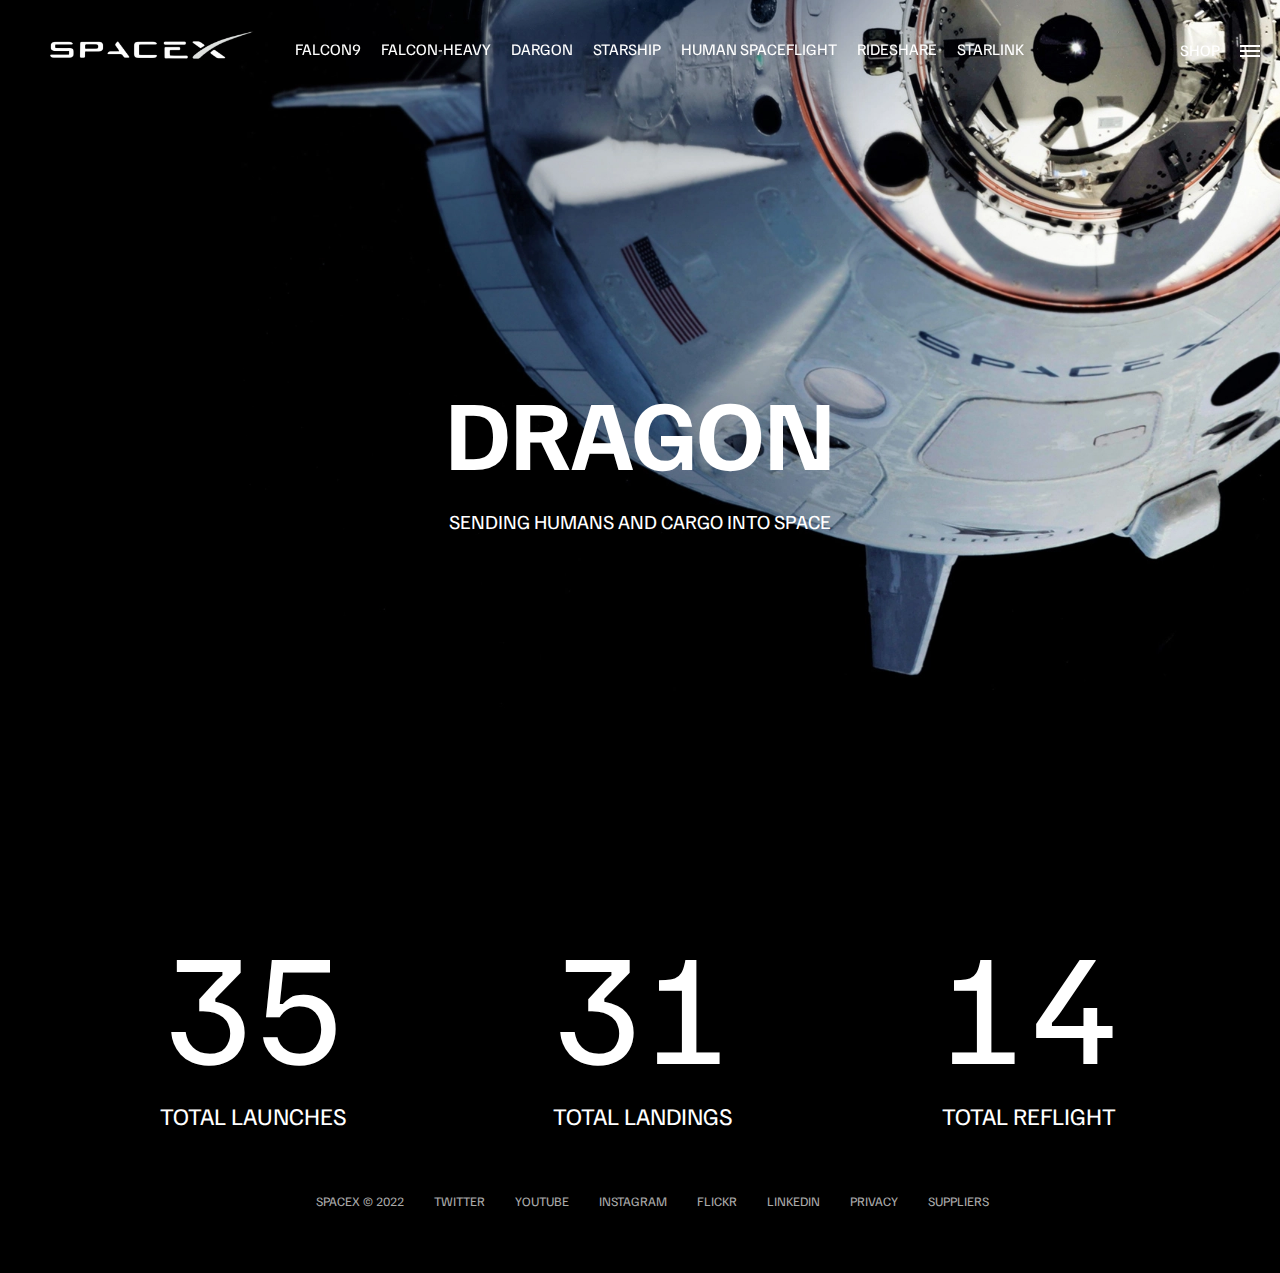
<file: spacex/dragon.html>
<!DOCTYPE html>
<html lang="en">
  <head>
    <meta charset="UTF-8" />
    <meta http-equiv="X-UA-Compatible" content="IE=edge" />
    <meta name="viewport" content="width=device-width, initial-scale=1.0" />
    <title>spacex dragon</title>
    <link rel="stylesheet" href="style.css" />
    <script src="sandbox.js" defer></script>
  </head>
  <body>
    <div id="overlay"></div>
    <div id="mobile-menu" class="mobile-main-menu">
      <ul>
        <li><a href="#">Mission</a></li>
        <li><a href="#">Launches</a></li>
        <li><a href="#">Careers</a></li>
        <li><a href="#">Updates</a></li>
        <li><a href="#">Shop</a></li>

        <li class="mobile-only"><a href="falcon9.html">Falcon 9</a></li>
        <li class="mobile-only">
          <a href="falconheavy.html">Falcon Heavy</a>
        </li>
        <li class="mobile-only"><a href="dragon.html">Dragon</a></li>
        <li class="mobile-only"><a href="#">Starship</a></li>
        <li class="mobile-only"><a href="#">Human Spaceflight</a></li>
        <li class="mobile-only"><a href="#">Rideshare</a></li>
        <li class="mobile-only"><a href="#">Starlink</a></li>
      </ul>
    </div>
    <header class="main-header">
      <div class="logo">
        <a href="index.html">
          <img src="img/logo.png" alt="spaceX" />
        </a>
      </div>
      <nav class="desktop-main-menu">
        <ul>
          <li><a href="falcon9.html">Falcon9</a></li>
          <li><a href="falconheavy.html">Falcon-heavy</a></li>
          <li><a href="dragon.html">Dargon</a></li>
          <li><a href="#">Starship</a></li>
          <li><a href="#">human spaceflight</a></li>
          <li><a href="#">Rideshare</a></li>
          <li><a href="starlink.html">starlink</a></li>
        </ul>
      </nav>
      <div class="red">
        <a href="#">Shop</a>
      </div>
    </header>
    <button id="menu-btn" class="hamburger" type="button">
      <span class="hamburger-top"></span>
      <span class="hamburger-middle"></span>
      <span class="hamburger-bottom"></span>
    </button>
    <section class="section-animate bg-dragon"></section>
    <div class="section-inner-center">
      <h3>dragon</h3>
      <p>sending humans and cargo into space</p>
    </div>

    <div class="stats">
      <div>
        <span class="counter">35</span>
        <h4>total Launches</h4>
      </div>
      <div>
        <span class="counter">31</span>
        <h4>total Landings</h4>
      </div>
      <div>
        <span class="counter">14</span>
        <h4>total reflight</h4>
      </div>
    </div>
    <footer>
      <ul>
        <li>SpaceX &copy; 2022</li>
        <li><a href="#"></a>Twitter</li>
        <li><a href="#"></a>YouTube</li>
        <li><a href="#"></a>Instagram</li>
        <li><a href="#"></a>Flickr</li>
        <li><a href="#"></a>LinkedIn</li>
        <li><a href="#"></a>Privacy</li>
        <li><a href="#"></a>Suppliers</li>
      </ul>
    </footer>
  </body>
</html>
</file>
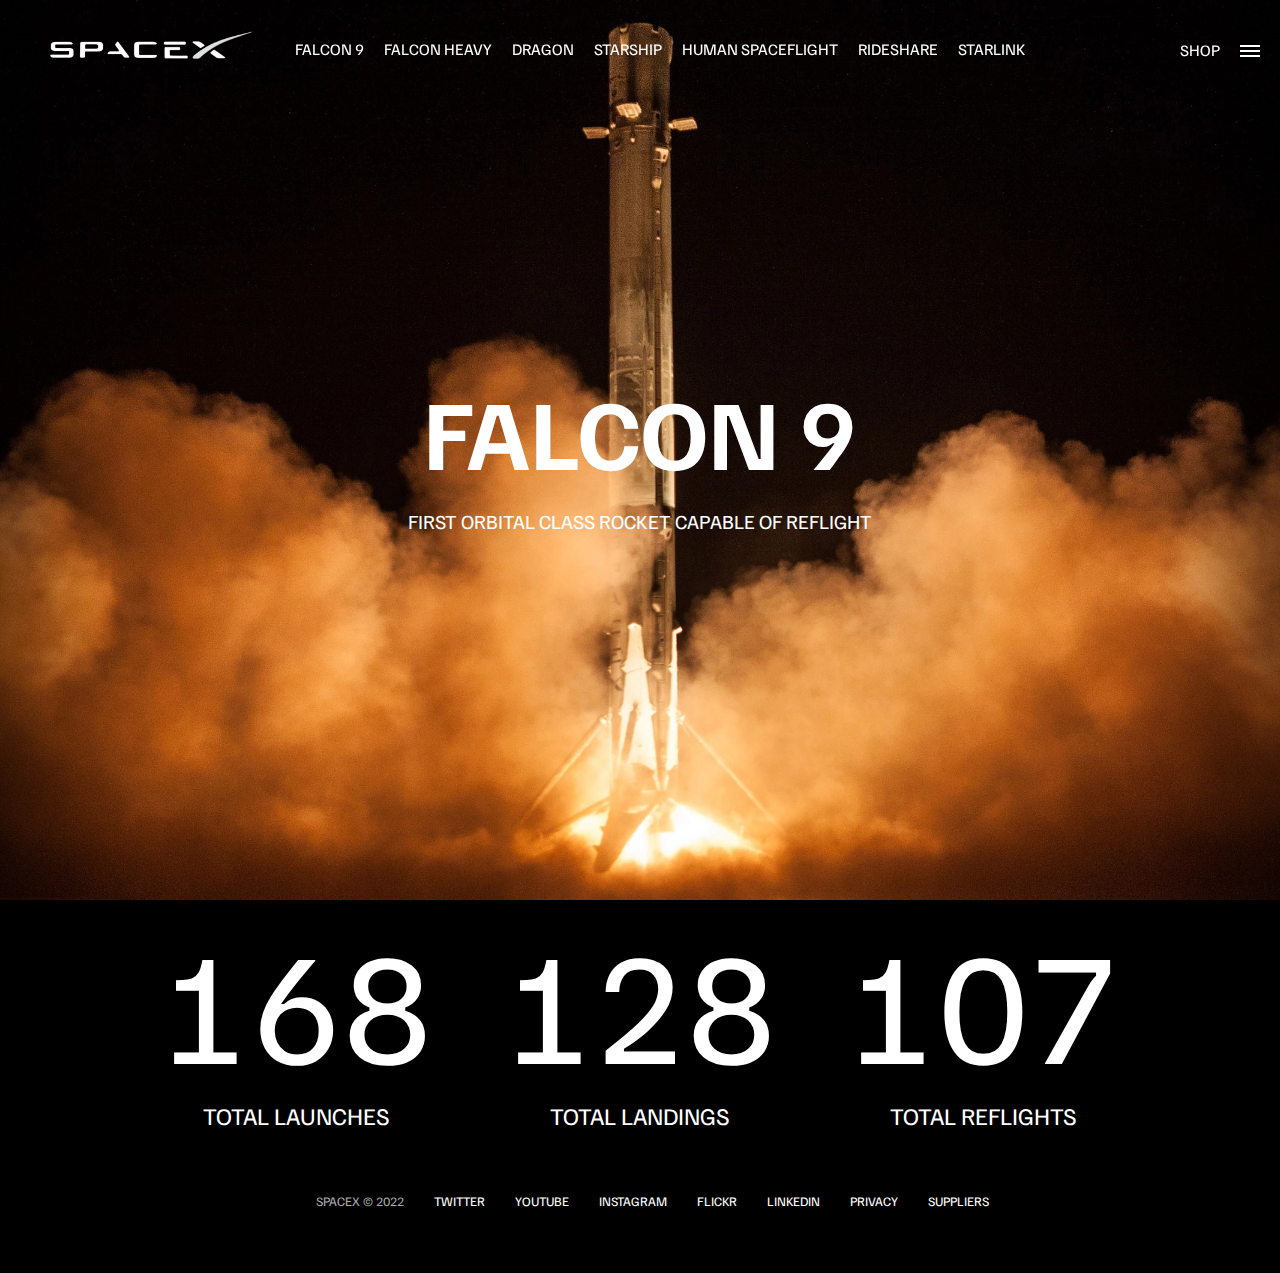
<file: spacex/falcon9.html>
<!DOCTYPE html>
<html lang="en">
  <head>
    <meta charset="UTF-8" />
    <meta http-equiv="X-UA-Compatible" content="IE=edge" />
    <meta name="viewport" content="width=device-width, initial-scale=1.0" />
    <link rel="stylesheet" href="style.css" />
    <script src="sandbox.js" defer></script>
    <title>SpaceX - Falcon 9</title>
  </head>
  <body>
    <div id="overlay"></div>
    <div id="mobile-menu" class="mobile-main-menu">
      <ul>
        <li><a href="#">Mission</a></li>
        <li><a href="#">Launches</a></li>
        <li><a href="#">Careers</a></li>
        <li><a href="#">Updates</a></li>
        <li><a href="#">Shop</a></li>

        <li class="mobile-only"><a href="falcon9.html">Falcon 9</a></li>
        <li class="mobile-only">
          <a href="falconheavy.html">Falcon Heavy</a>
        </li>
        <li class="mobile-only"><a href="dragon.html">Dragon</a></li>
        <li class="mobile-only"><a href="#">Starship</a></li>
        <li class="mobile-only"><a href="#">Human Spaceflight</a></li>
        <li class="mobile-only"><a href="#">Rideshare</a></li>
        <li class="mobile-only"><a href="#">Starlink</a></li>
      </ul>
    </div>
    <header class="main-header">
      <div class="logo">
        <a href="index.html">
          <img src="img/logo.png" alt="SpaceX" />
        </a>
      </div>
      <nav class="desktop-main-menu">
        <ul>
          <li><a href="falcon9.html">Falcon 9</a></li>
          <li><a href="falconheavy.html">Falcon Heavy</a></li>
          <li><a href="dragon.html">Dragon</a></li>
          <li><a href="#">Starship</a></li>
          <li><a href="#">Human Spaceflight</a></li>
          <li><a href="#">Rideshare</a></li>
          <li><a href="starlink.html">Starlink</a></li>
        </ul>
      </nav>
      <div class="red">
        <a href="#">Shop</a>
      </div>
    </header>
    <button id="menu-btn" class="hamburger" type="button">
      <span class="hamburger-top"></span>
      <span class="hamburger-middle"></span>
      <span class="hamburger-bottom"></span>
    </button>

    <section class="section-animate bg-falcon-9"></section>
    <div class="section-inner-center">
      <h3>Falcon 9</h3>
      <p>First orbital class rocket capable of reflight</p>
    </div>

    <div class="stats">
      <div>
        <span class="counter">168</span>
        <h4>Total Launches</h4>
      </div>
      <div>
        <span class="counter">128</span>
        <h4>Total Landings</h4>
      </div>
      <div>
        <span class="counter">107</span>
        <h4>Total Reflights</h4>
      </div>
    </div>

    <footer>
      <ul>
        <li>SpaceX &copy; 2022</li>
        <li><a href="#">Twitter</a></li>
        <li><a href="#">YouTube</a></li>
        <li><a href="#">Instagram</a></li>
        <li><a href="#">Flickr</a></li>
        <li><a href="#">LinkedIn</a></li>
        <li><a href="#">Privacy</a></li>
        <li><a href="#">Suppliers</a></li>
      </ul>
    </footer>
  </body>
</html>
</file>
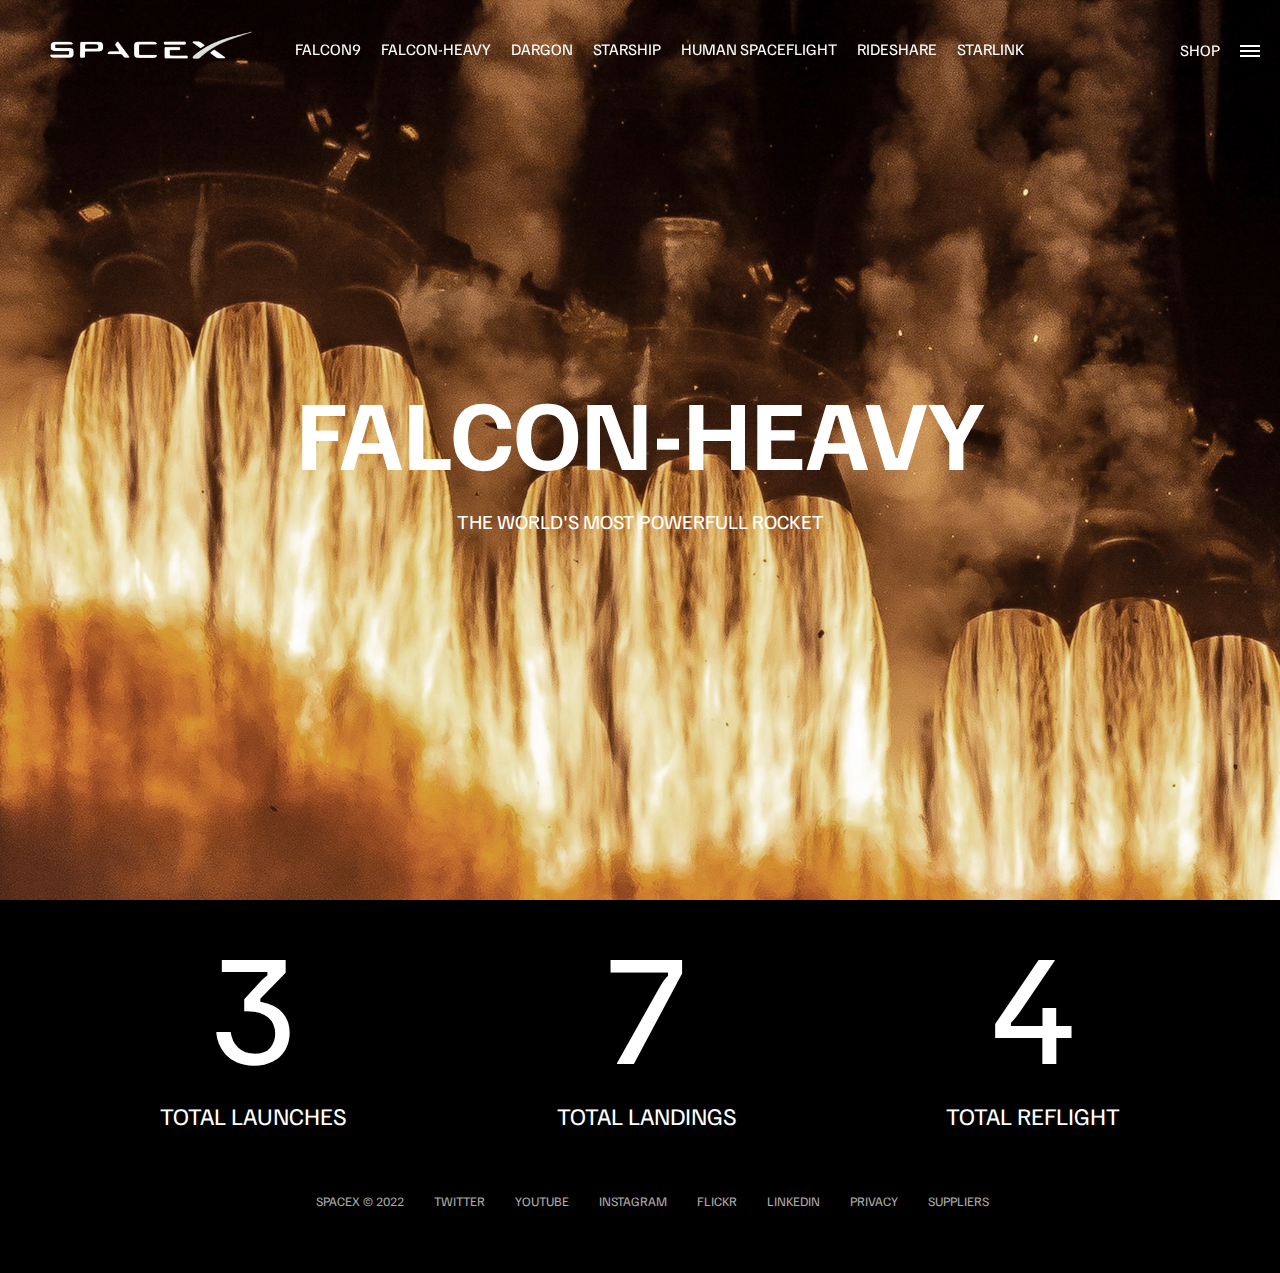
<file: spacex/falconheavy.html>
<!DOCTYPE html>
<html lang="en">
  <head>
    <meta charset="UTF-8" />
    <meta http-equiv="X-UA-Compatible" content="IE=edge" />
    <meta name="viewport" content="width=device-width, initial-scale=1.0" />
    <title>spacex falcon-heavy</title>
    <link rel="stylesheet" href="style.css" />
    <script src="sandbox.js" defer></script>
  </head>
  <body>
    <div id="overlay"></div>
    <div id="mobile-menu" class="mobile-main-menu">
      <ul>
        <li><a href="#">Mission</a></li>
        <li><a href="#">Launches</a></li>
        <li><a href="#">Careers</a></li>
        <li><a href="#">Updates</a></li>
        <li><a href="#">Shop</a></li>

        <li class="mobile-only"><a href="falcon9.html">Falcon 9</a></li>
        <li class="mobile-only">
          <a href="falconheavy.html">Falcon Heavy</a>
        </li>
        <li class="mobile-only"><a href="dragon.html">Dragon</a></li>
        <li class="mobile-only"><a href="#">Starship</a></li>
        <li class="mobile-only"><a href="#">Human Spaceflight</a></li>
        <li class="mobile-only"><a href="#">Rideshare</a></li>
        <li class="mobile-only"><a href="#">Starlink</a></li>
      </ul>
    </div>
    <header class="main-header">
      <div class="logo">
        <a href="index.html">
          <img src="img/logo.png" alt="spaceX" />
        </a>
      </div>
      <nav class="desktop-main-menu">
        <ul>
          <li><a href="falcon9.html">Falcon9</a></li>
          <li><a href="falconheavy.html">Falcon-heavy</a></li>
          <li><a href="dragon.html">Dargon</a></li>
          <li><a href="#">Starship</a></li>
          <li><a href="#">human spaceflight</a></li>
          <li><a href="#">Rideshare</a></li>
          <li><a href="starlink.html">starlink</a></li>
        </ul>
      </nav>
      <div class="red">
        <a href="#">Shop</a>
      </div>
    </header>
    <button id="menu-btn" class="hamburger" type="button">
      <span class="hamburger-top"></span>
      <span class="hamburger-middle"></span>
      <span class="hamburger-bottom"></span>
    </button>
    <section class="section-animate bg-falcon-heavy"></section>
    <div class="section-inner-center">
      <h3>falcon-heavy</h3>
      <p>the world's most powerfull rocket</p>
    </div>

    <div class="stats">
      <div>
        <span class="counter">3</span>
        <h4>total Launches</h4>
      </div>
      <div>
        <span class="counter">7</span>
        <h4>total Landings</h4>
      </div>
      <div>
        <span class="counter">4</span>
        <h4>total reflight</h4>
      </div>
    </div>
    <footer>
      <ul>
        <li>SpaceX &copy; 2022</li>
        <li><a href="#"></a>Twitter</li>
        <li><a href="#"></a>YouTube</li>
        <li><a href="#"></a>Instagram</li>
        <li><a href="#"></a>Flickr</li>
        <li><a href="#"></a>LinkedIn</li>
        <li><a href="#"></a>Privacy</li>
        <li><a href="#"></a>Suppliers</li>
      </ul>
    </footer>
  </body>
</html>
</file>
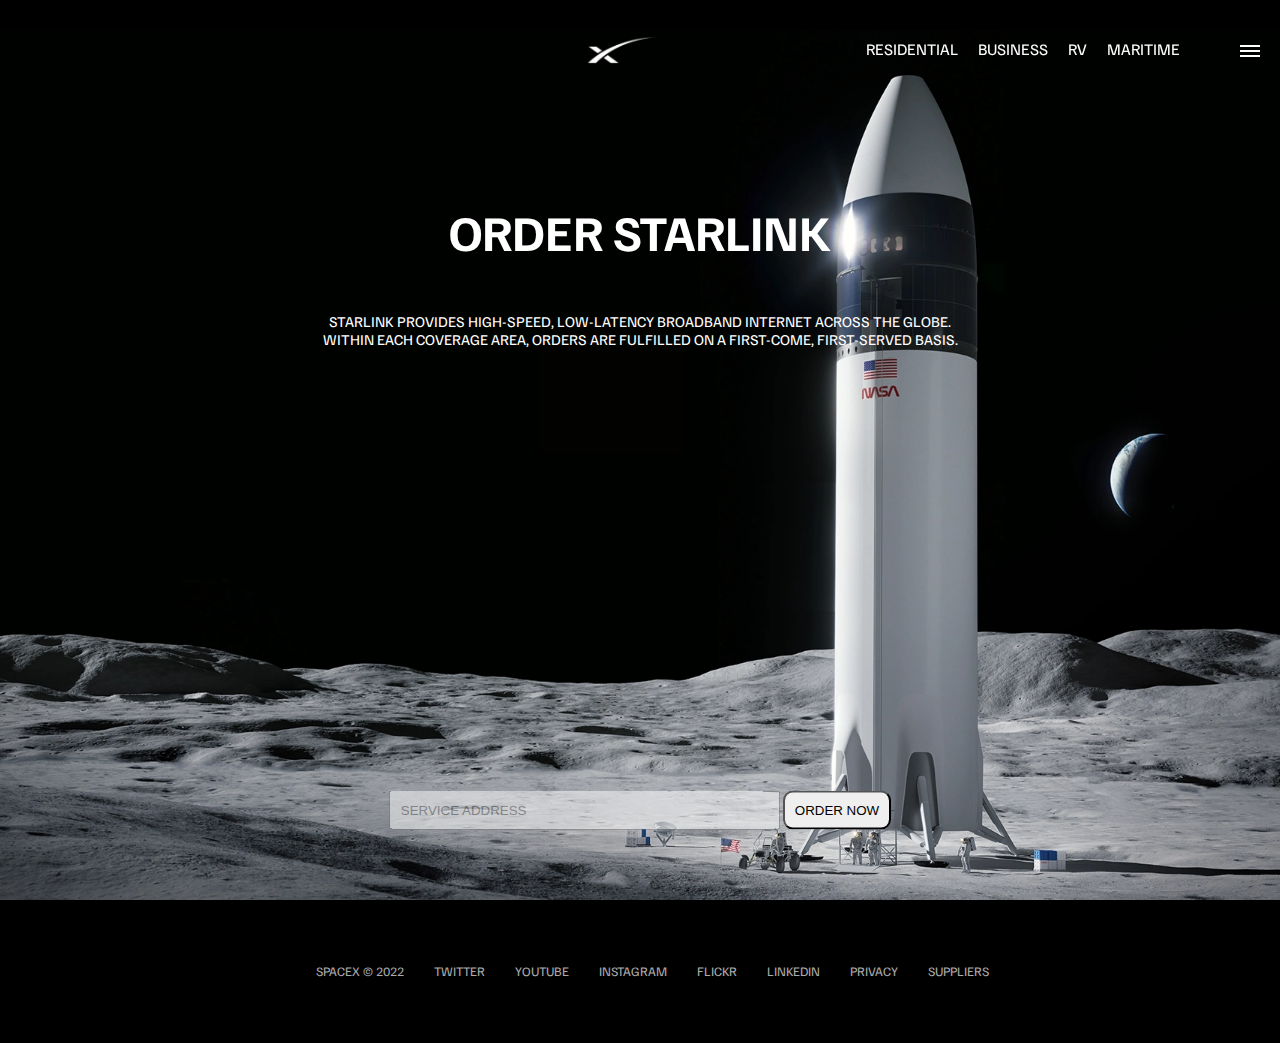
<file: spacex/starlink.html>
<!DOCTYPE html>
<html lang="en">
  <head>
    <meta charset="UTF-8" />
    <meta http-equiv="X-UA-Compatible" content="IE=edge" />
    <meta name="viewport" content="width=device-width, initial-scale=1.0" />
    <link rel="stylesheet" href="style.css" />
    <script src="sandbox.js" defer></script>
    <title>starlink</title>
  </head>
  <body>
    <div id="overlay"></div>
    <div id="mobile-menu" class="mobile-main-menu">
      <ul>
        <li><a href="#">Mission</a></li>
        <li><a href="#">Launches</a></li>
        <li><a href="#">Careers</a></li>
        <li><a href="#">Updates</a></li>
        <li><a href="#">Shop</a></li>

        <li class="mobile-only"><a href="falcon9.html">Falcon 9</a></li>
        <li class="mobile-only">
          <a href="falconheavy.html">Falcon Heavy</a>
        </li>
        <li class="mobile-only"><a href="dragon.html">Dragon</a></li>
        <li class="mobile-only"><a href="#">Starship</a></li>
        <li class="mobile-only"><a href="#">Human Spaceflight</a></li>
        <li class="mobile-only"><a href="#">Rideshare</a></li>
        <li class="mobile-only"><a href="#">Starlink</a></li>
      </ul>
    </div>
    <header class="mainheader">
      <div class="logo1">
        <a href="index.html">
          <img src="./img/logo1.png" alt="" />
        </a>
      </div>
      <nav class="desktop-main-menu">
        <ul>
          <li>RESIDENTIAL</li>
          <li>BUSINESS</li>
          <li>RV</li>
          <li>MARITIME</li>
        </ul>
      </nav>
    </header>
    <button id="menu-btn" class="hamburger" type="button">
      <span class="hamburger-top"></span>
      <span class="hamburger-middle"></span>
      <span class="hamburger-bottom"></span>
    </button>
    <section class="section-animate bg-starlink"></section>
    <div class="sectioninnercenter">
      <h3>ORDER STARLINK</h3>
      <p>
        Starlink provides high-speed, low-latency broadband internet across the
        globe. <br />
        Within each coverage area, orders are fulfilled on a first-come,
        first-served basis.
      </p>
    </div>
    <div class="king1">
      <input type="text" placeholder="SERVICE ADDRESS" />
      <button class="king">ORDER NOW</button>
    </div>
    <footer>
      <ul>
        <li>SpaceX &copy; 2022</li>
        <li><a href="#"></a>Twitter</li>
        <li><a href="#"></a>YouTube</li>
        <li><a href="#"></a>Instagram</li>
        <li><a href="#"></a>Flickr</li>
        <li><a href="#"></a>LinkedIn</li>
        <li><a href="#"></a>Privacy</li>
        <li><a href="#"></a>Suppliers</li>
      </ul>
    </footer>
  </body>
</html>
</file>
<file: spacex/style.css>
@import url('https://fonts.googleapis.com/css2?family=Familjen+Grotesk:wght@400;600;700&display=swap');

*,
*::before,
*::after {
  margin: 0;
  padding: 0;
  box-sizing: border-box;
}

body {
  font-family: 'Familjen Grotesk', sans-serif;
  background: #000;
  color: #fff;
}

a {
  text-decoration: none;
  color: #fff;
}

ul {
  margin-left: 55px;
  list-style: none;
}


.main-header {
  position: fixed;
  top: 0;
  left: 0;
  width: 100%;
  z-index: 3;
  display: flex;
  justify-content:flex-start;
  align-items: center;
  text-transform: uppercase;
  height: 100px;
  padding: 0 30px;
}

.mainheader {
  position: fixed;
  top: 0;
  left: 0;
  width: 100%;
  z-index: 3;
  display: flex;
  justify-content:flex-end;
  align-items: center;
  text-transform: uppercase;
  height: 100px;
  padding: 0 30px;
}

.logo {
  width: 210px;
  height: auto;
}
.logo1{

  width: 110px;
  height: auto;
}
.logo1 img {
  margin-left:-150px;
  display: block;
  width: 100%;
  height: auto;
}

.logo img {
  margin-left: 20px;
  display: block;
  width: 100%;
  height: auto;
}


.desktop-main-menu {
  margin-right: 50px;
}

.desktop-main-menu ul {
  display: flex;
}

.desktop-main-menu ul li {
  position: relative;
  margin-right: 20px;
  padding-bottom: 2px;
}


.desktop-main-menu ul li a::after {
  content: '';
  position: absolute;
  bottom: 0;
  left: 0;
  width: 100%;
  height: 1px;
  background: #fff;
  transform: scaleX(0);
  transition: transform 0.6s cubic-bezier(0.19, 1, 0.22, 1);
  transform-origin: right center;
}

.desktop-main-menu ul li a:hover::after {
  transform: scaleX(1);
  transform-origin: left center;
  transition-duration: 0.4s;
}



section {
  position: relative;
  height: 100vh;
  background-position: center center;
  background-repeat: no-repeat;
  background-size: cover;
  text-transform: uppercase;
}

.section-inner {
  position: absolute;
  bottom: 200px;
  left: 150px;
  max-width: 560px;
}

.section-inner h4 {
  font-size: 22px;
  margin-bottom: 5px;
  font-weight: 300;
  animation: fadeInUp 0.5s ease-in-out;
}

.section-inner h2 {
  font-size: 50px;
  font-weight: 700;
  margin-bottom: 20px;
  animation: fadeInUp 0.5s ease-in-out 0.2s;
  animation-fill-mode: both;
}

.section-inner a {
  animation: fadeInUp 0.5s ease-in-out 0.4s;
  animation-fill-mode: both; 
}


.section-a {
  background-image: url('../img/section-a.webp');
}
/* .section-b {
  background-image: url('../img/section-b.webp');
}
.section-c {
  background-image: url('../img/section-c.webp');
}
.section-d {
  background-image: url('../img/section-d.webp');
}
.section-e {
  background-image: url('../img/section-e.webp');
}
.section-f {
  background-image: url('../img/section-f.webp');
} */

.btn {
  position: relative;
  display: inline-block;
  cursor: pointer;
  text-align: center;
  min-width: 130px;
  padding: 15px 50px;
  margin-top: 10px;
  border: 2px solid #fff;
  text-transform: uppercase;
  font-weight: bold;
  overflow: hidden;
  z-index: 2;
}

.btn:hover span {
  color: #000;
}

.btn .hover {
  position: absolute;
  top: 0;
  left: 0;
  width: 100%;
  height: 100%;
  background-color: #fff;
  color: #000;
  z-index: -1;
  transform: translateY(100%);
  transition: transform 0.6s cubic-bezier(0.19, 1, 0.22, 1);
}

.btn:hover .hover {
  transform: translateY(0);
}

.scroll-arrow {
  position: absolute;
  bottom: 50px;
  left: 50%;
  transform: translateX(-50%);
  animation: fadeBounce 5s infinite;
}


footer {
  position: relative;
  padding: 55px 0;
}

footer ul {
  display: flex;
  justify-content: center;
  align-items: center;
  flex-wrap: wrap;
}

footer ul li {
  margin-right: 30px;
  color: #aaa;
  text-transform: uppercase;
  font-size: 13px;
  line-height: 2.5;
}

footer ul li a {
  color: #fff;
  transition: color 0.6s;
}

footer ul li a:hover {
  color: #aaa;
}


.hamburger {
  position: fixed;
  top: 45px;
  right: 20px;
  z-index: 10;
  cursor: pointer;
  width: 20px;
  height: 20px;
  background: none;
  border: none;
}
.red{
  position: fixed;
  top: 40px;
  right: 80px;
  z-index: 10;
  cursor: pointer;
  width: 20px;
  height: 20px;
}

.hamburger-top,
.hamburger-middle,
.hamburger-bottom {
  position: absolute;
  width: 20px;
  height: 2px;
  top: 0;
  left: 0;
  background: #fff;
  transition: all 0.5s;
}

.hamburger-middle {
  transform: translateY(5px);
}

.hamburger-bottom {
  transform: translateY(10px);
}


.open {
  transform: rotate(90deg);
}

.open .hamburger-top {
  transform: rotate(45deg) translateY(6px) translateX(6px);
}

.open .hamburger-middle {
  display: none;
}

.open .hamburger-bottom {
  transform: rotate(-45deg) translateY(6px) translateX(-6px);
}


.overlay-show {
  position: fixed;
  top: 0;
  left: 0;
  width: 100%;
  height: 100%;
  background-color: rgba(0, 0, 0, 0.5);
  z-index: 3;
}


.stop-scrolling {
  overflow: hidden;
}


.mobile-only {
  display: none;
}


.mobile-main-menu {
  position: fixed;
  top: 0;
  right: 0;
  width: 350px;
  height: 100%;
  background: #000;
  z-index: 4;
  display: flex;
  align-items: center;
  justify-content: center;
  transform: translateX(100%);
  transition: transform 0.6s cubic-bezier(0.19, 1, 0.22, 1);
}


.show-menu {
  transform: translateX(0);
}

.mobile-main-menu ul {
  display: flex;
  flex-direction: column;
  align-items: end;
  justify-content: center;
  padding: 50px;
  width: 100%;
}

.mobile-main-menu ul li {
  margin-bottom: 20px;
  font-size: 18px;
  text-transform: uppercase;
  border-bottom: 1px #555 dotted;
  width: 100%;
  text-align: right;
  padding-bottom: 8px;
}

.mobile-main-menu ul li a {
  color: #fff;
  transition: color 0.6s;
}

.mobile-main-menu ul li a:hover {
  color: #aaa;
}


.bg-falcon-9 {
  background-image: url('./img/falcon-9.webp');
}

.bg-falcon-heavy {
  background-image: url('./img/falcon-heavy.webp');
}

.bg-dragon {
  background-image: url('./img/dragon.webp');
}
.bg-starlink {
  background-image: url('./img/section-f.webp');
}
.section-animate {
  animation: fadeIn 2s ease-in-out;
}

.section-inner-center {
  position: absolute;
  top: 50%;
  left: 50%;
  transform: translate(-50%, -50%);
  text-transform: uppercase;
  text-align: center;
  width: 80%;
}

.section-inner-center h3 {
  font-size: 100px;
  margin-bottom: 15px;
  animation: fadeInUp 0.5s ease-in-out;
}

.section-inner-center p {
  font-size: 20px;
  animation: fadeInUp 0.5s ease-in-out 0.2s;
  animation-fill-mode: both;
}
.sectioninnercenter {
  position: absolute;
  top: 50%;
  left: 50%;
  transform: translate(-50%, -50%);
  text-transform: uppercase;
  text-align: center;
  width: 80%;
}
.sectioninnercenter h3 {
  font-size: 50px;
  margin-top: -250px;
  animation: fadeInUp 0.5s ease-in-out;
}
.sectioninnercenter p {
  font-size: 15px;
  margin-top: 50px;
  animation: fadeInUp 0.5s ease-in-out 0.2s;
  animation-fill-mode: both;
}
.king1{
  position: absolute;
  top: 90%;
  left: 50%;
  transform: translate(-50%, -50%);
  text-transform: uppercase;
  text-align: center;
  width: 80%;
}
.king1 input {
  padding: 10px 200px 10px 10px;
  opacity: .5;
 
}
.king {
  border-radius: 10px;
  padding:10px 10px 10px 10px ;

 
}

.stats {
  max-width: 960px;
  margin: 0 auto;
  display: flex;
  align-items: center;
  justify-content: space-between;
  text-align: center;
  text-transform: uppercase;
}

.stats div span {
  font-size: 160px;
}

.stats div h4 {
  font-size: 24px;
  font-weight: 300;
}



@keyframes fadeInUp {
  0% {
    opacity: 0;
    transform: translateY(140px);
  }

  100% {
    opacity: 1;
    transform: translateY(0);
  }
}

@keyframes fadeIn {
  0% {
    opacity: 0;
  }

  100% {
    opacity: 1;
  }
}

@keyframes fadeBounce {
  0%,
  20%,
  50%,
  80%,
  100% {
    opacity: 0;
    transform: translateY(-20px);
  }

  40% {
    opacity: 1;
    transform: translateY(0);
  }
}



@media (max-width: 960px) {

  .desktop-main-menu {
    display: none;
  }

  .mobile-only {
    display: block;
  }

  .section-inner-center h3 {
    font-size: 75px;
  }
}

@media (max-width: 600px) {
  .section-inner {
    bottom: 75px;
    left: 20px;
  }

  .section-inner h2 {
    font-size: 40px;
  }

  footer ul li:first-child {
    position: absolute;
    top: 30px;
    left: 50%;
    transform: translate(-50%, -50%);
  }

  footer ul li {
    margin-right: 15px;
  }

  .logo {
    width: 150px;
    margin: auto;
  }

  .section-inner-center h3 {
    font-size: 50px;
  }


  .stats {
    flex-direction: column;
  }

  .stats div {
    margin-bottom: 20px;
  }
}
</file>
